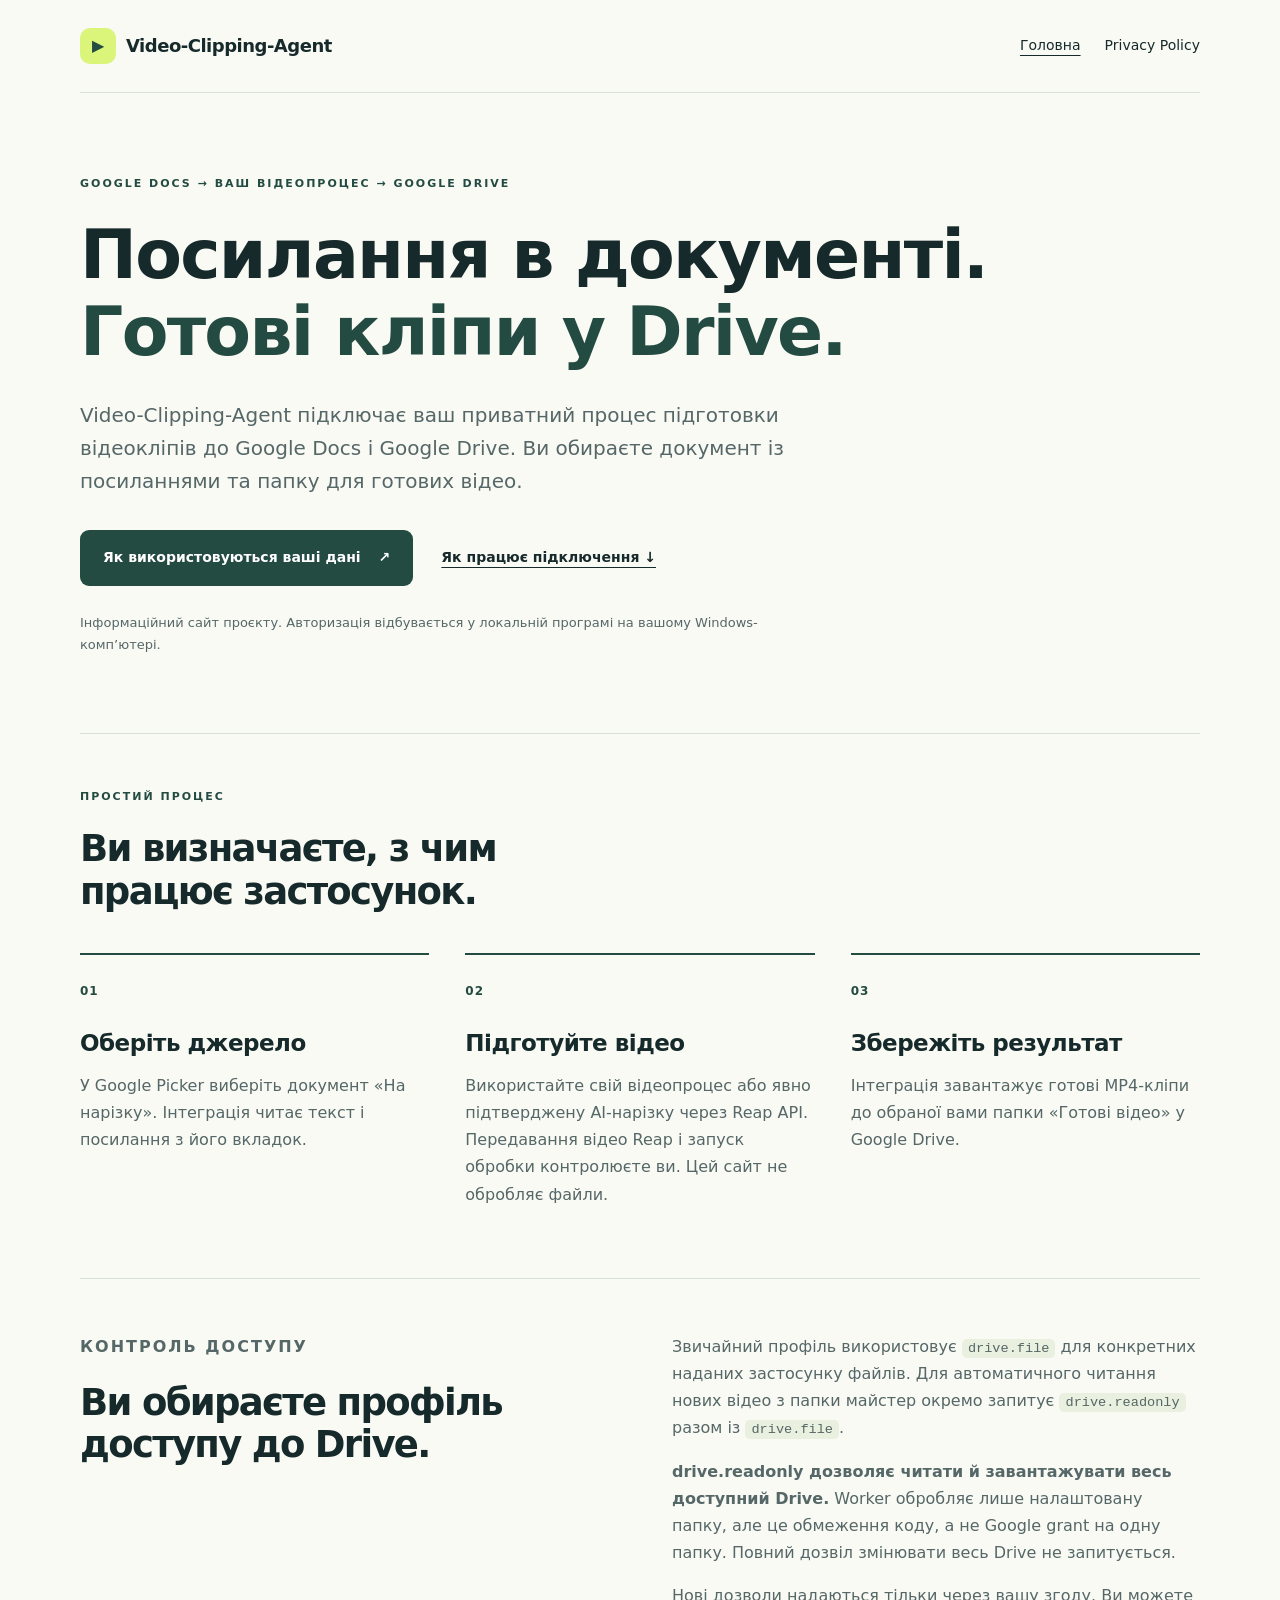
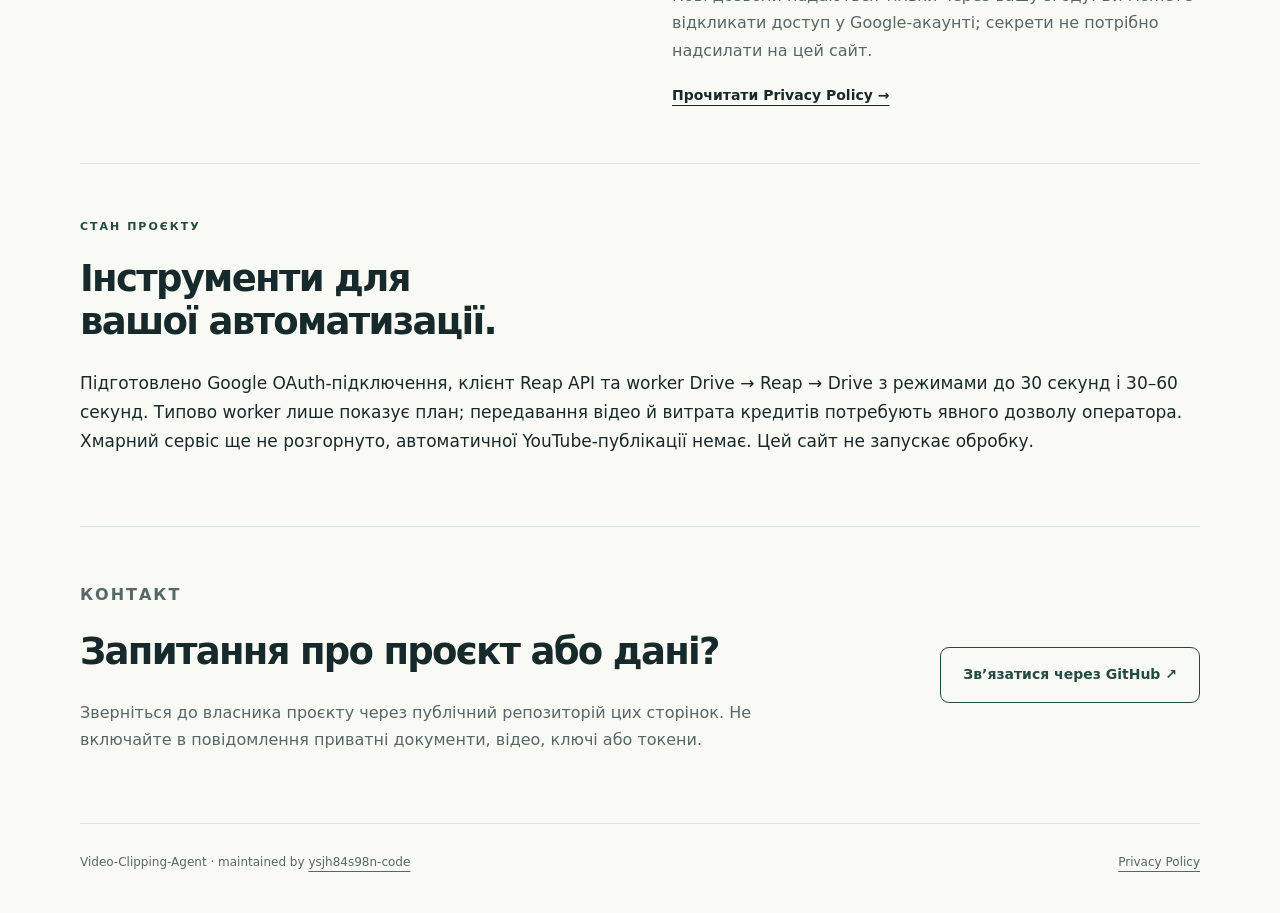
<file: index.html>
<!doctype html>
<html lang="uk">
<head>
  <meta charset="utf-8">
  <meta name="viewport" content="width=device-width, initial-scale=1">
  <meta name="description" content="Video-Clipping-Agent — приватний робочий процес для читання посилань із Google Docs і збереження готових відеокліпів у Google Drive.">
  <meta name="referrer" content="strict-origin-when-cross-origin">
  <title>Video-Clipping-Agent — Google Docs і Drive для ваших кліпів</title>
  <link rel="canonical" href="https://ysjh84s98n-code.github.io/video-clipping-agent-site/">
  <link rel="stylesheet" href="styles.css">
</head>
<body>
  <a class="skip" href="#main">Перейти до вмісту</a>
  <header class="shell header">
    <a class="brand" href="./" aria-label="Video-Clipping-Agent — головна"><span class="mark" aria-hidden="true">▶</span> Video-Clipping-Agent</a>
    <nav aria-label="Навігація"><a href="./" aria-current="page">Головна</a><a href="privacy.html" lang="en">Privacy Policy</a></nav>
  </header>
  <main id="main" class="shell">
    <section class="hero">
      <p class="eyebrow">GOOGLE DOCS → ВАШ ВІДЕОПРОЦЕС → GOOGLE DRIVE</p>
      <h1>Посилання в документі.<br><span>Готові кліпи у Drive.</span></h1>
      <p class="lead">Video-Clipping-Agent підключає ваш приватний процес підготовки відеокліпів до Google Docs і Google Drive. Ви обираєте документ із посиланнями та папку для готових відео.</p>
      <div class="actions"><a class="button" href="privacy.html">Як використовуються ваші дані <span aria-hidden="true">↗</span></a><a class="text-link" href="#how">Як працює підключення ↓</a></div>
      <p class="caption">Інформаційний сайт проєкту. Авторизація відбувається у локальній програмі на вашому Windows-комп’ютері.</p>
    </section>
    <section id="how" class="section" aria-labelledby="how-title">
      <div class="section-heading"><p class="eyebrow">ПРОСТИЙ ПРОЦЕС</p><h2 id="how-title">Ви визначаєте, з чим працює застосунок.</h2></div>
      <ol class="steps">
        <li><span class="number" aria-hidden="true">01</span><h3>Оберіть джерело</h3><p>У Google Picker виберіть документ «На нарізку». Інтеграція читає текст і посилання з його вкладок.</p></li>
        <li><span class="number" aria-hidden="true">02</span><h3>Підготуйте відео</h3><p>Використайте свій відеопроцес або явно підтверджену AI-нарізку через Reap API. Передавання відео Reap і запуск обробки контролюєте ви. Цей сайт не обробляє файли.</p></li>
        <li><span class="number" aria-hidden="true">03</span><h3>Збережіть результат</h3><p>Інтеграція завантажує готові MP4-кліпи до обраної вами папки «Готові відео» у Google Drive.</p></li>
      </ol>
    </section>
    <section class="permission section" aria-labelledby="permission-title">
      <div><p class="eyebrow">КОНТРОЛЬ ДОСТУПУ</p><h2 id="permission-title">Ви обираєте профіль<br>доступу до Drive.</h2></div>
      <div><p>Звичайний профіль використовує <code>drive.file</code> для конкретних наданих застосунку файлів. Для автоматичного читання нових відео з папки майстер окремо запитує <code>drive.readonly</code> разом із <code>drive.file</code>.</p><p><strong>drive.readonly дозволяє читати й завантажувати весь доступний Drive.</strong> Worker обробляє лише налаштовану папку, але це обмеження коду, а не Google grant на одну папку. Повний дозвіл змінювати весь Drive не запитується.</p><p>Нові дозволи надаються тільки через вашу згоду. Ви можете відкликати доступ у Google-акаунті; секрети не потрібно надсилати на цей сайт.</p><a class="text-link" href="privacy.html">Прочитати Privacy Policy →</a></div>
    </section>
    <section class="section" aria-labelledby="automation-title"><p class="eyebrow">СТАН ПРОЄКТУ</p><h2 id="automation-title">Інструменти для вашої автоматизації.</h2><p>Підготовлено Google OAuth-підключення, клієнт Reap API та worker Drive → Reap → Drive з режимами до 30 секунд і 30–60 секунд. Типово worker лише показує план; передавання відео й витрата кредитів потребують явного дозволу оператора. Хмарний сервіс ще не розгорнуто, автоматичної YouTube-публікації немає. Цей сайт не запускає обробку.</p></section>
    <section class="contact section" aria-labelledby="contact-title"><div><p class="eyebrow">КОНТАКТ</p><h2 id="contact-title">Запитання про проєкт або дані?</h2><p>Зверніться до власника проєкту через публічний репозиторій цих сторінок. Не включайте в повідомлення приватні документи, відео, ключі або токени.</p></div><a class="button secondary" href="https://github.com/ysjh84s98n-code/video-clipping-agent-site/issues">Зв’язатися через GitHub ↗</a></section>
  </main>
  <footer class="shell footer"><span>Video-Clipping-Agent · maintained by <a href="https://github.com/ysjh84s98n-code">ysjh84s98n-code</a></span><a href="privacy.html" lang="en">Privacy Policy</a></footer>
</body>
</html>
</file>
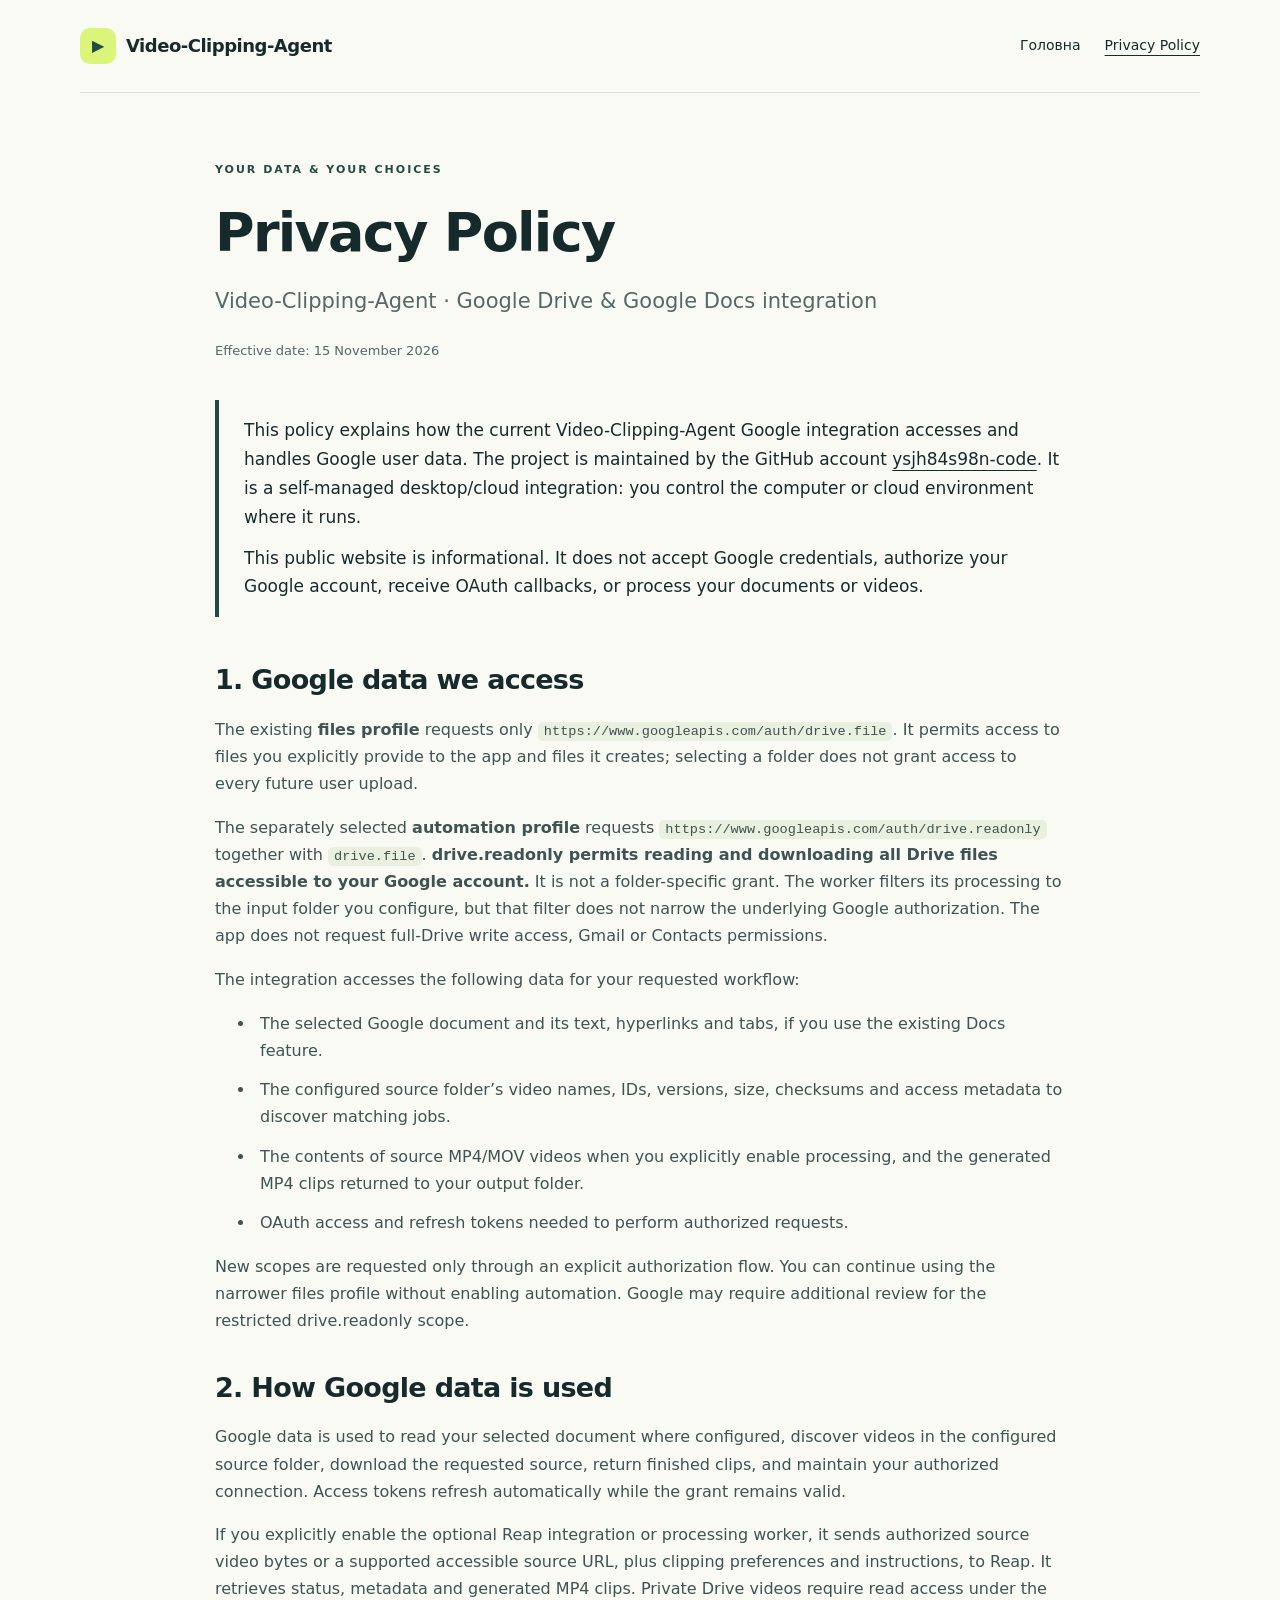
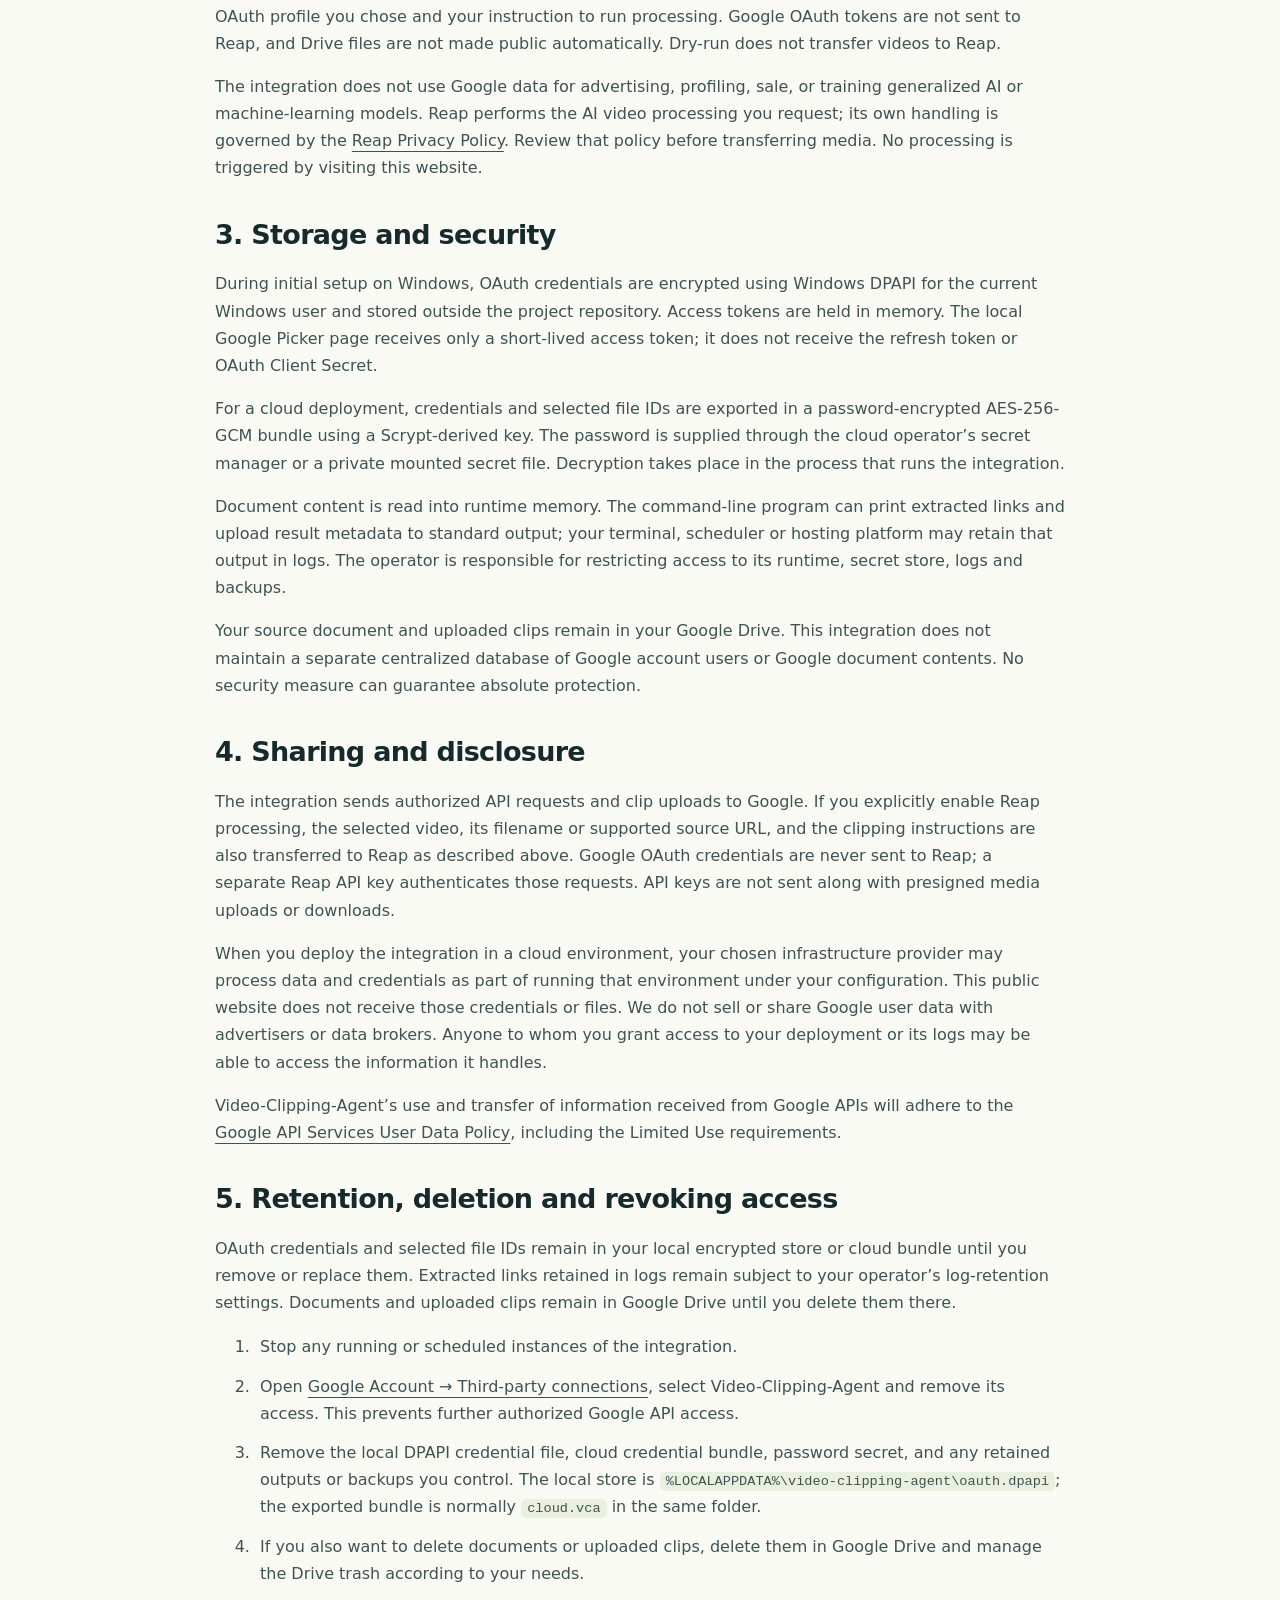
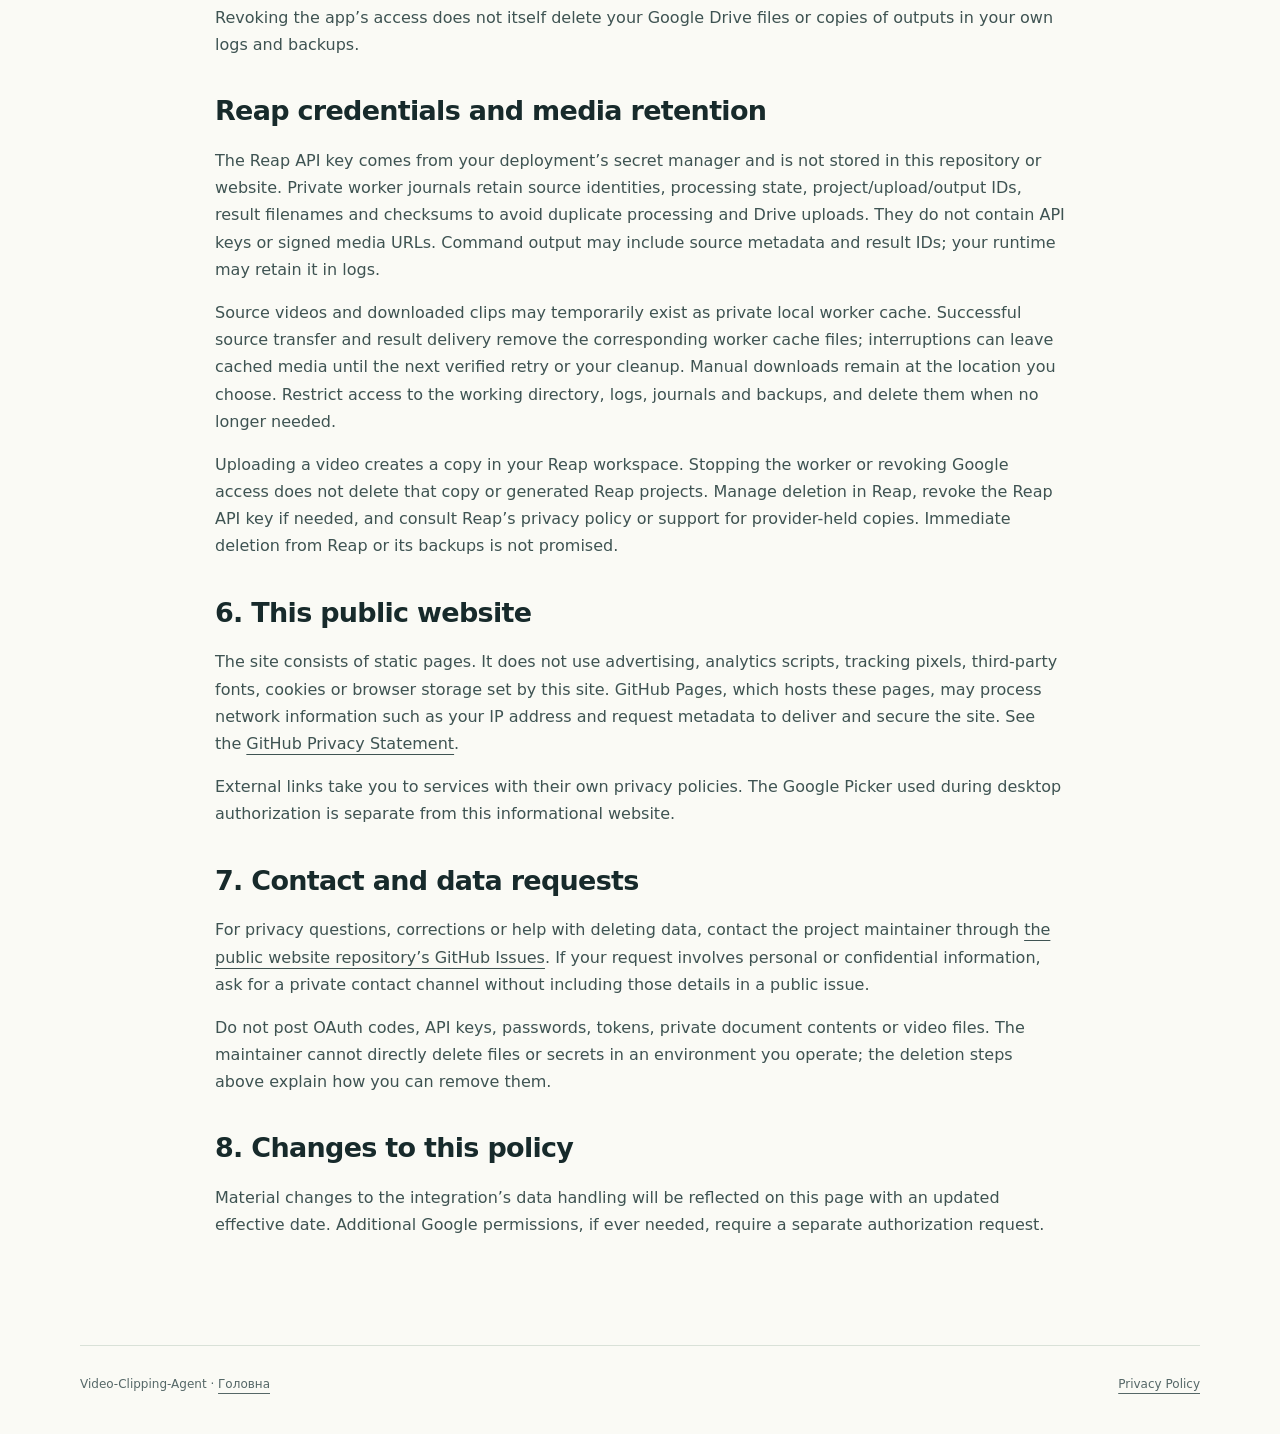
<file: privacy.html>
<!doctype html>
<html lang="en">
<head>
  <meta charset="utf-8">
  <meta name="viewport" content="width=device-width, initial-scale=1">
  <meta name="description" content="Privacy Policy for the Video-Clipping-Agent Google Drive and Google Docs integration: access, use, storage, sharing, retention, and deletion of Google user data.">
  <meta name="referrer" content="strict-origin-when-cross-origin">
  <title>Privacy Policy — Video-Clipping-Agent</title>
  <link rel="canonical" href="https://ysjh84s98n-code.github.io/video-clipping-agent-site/privacy.html">
  <link rel="stylesheet" href="styles.css">
</head>
<body>
  <a class="skip" href="#main">Skip to content</a>
  <header class="shell header"><a class="brand" href="./"><span class="mark" aria-hidden="true">▶</span> Video-Clipping-Agent</a><nav aria-label="Navigation"><a href="./" lang="uk">Головна</a><a href="privacy.html" aria-current="page">Privacy Policy</a></nav></header>
  <main id="main" class="shell policy">
    <p class="eyebrow">YOUR DATA &amp; YOUR CHOICES</p>
    <h1>Privacy Policy</h1>
    <p class="lead">Video-Clipping-Agent · Google Drive &amp; Google Docs integration</p>
    <p class="caption">Effective date: <time datetime="2026-11-15">15 November 2026</time></p>
    <div class="policy-intro"><p>This policy explains how the current Video-Clipping-Agent Google integration accesses and handles Google user data. The project is maintained by the GitHub account <a href="https://github.com/ysjh84s98n-code">ysjh84s98n-code</a>. It is a self-managed desktop/cloud integration: you control the computer or cloud environment where it runs.</p><p>This public website is informational. It does not accept Google credentials, authorize your Google account, receive OAuth callbacks, or process your documents or videos.</p></div>
    <section aria-labelledby="access"><h2 id="access">1. Google data we access</h2><p>The existing <strong>files profile</strong> requests only <code>https://www.googleapis.com/auth/drive.file</code>. It permits access to files you explicitly provide to the app and files it creates; selecting a folder does not grant access to every future user upload.</p><p>The separately selected <strong>automation profile</strong> requests <code>https://www.googleapis.com/auth/drive.readonly</code> together with <code>drive.file</code>. <strong>drive.readonly permits reading and downloading all Drive files accessible to your Google account.</strong> It is not a folder-specific grant. The worker filters its processing to the input folder you configure, but that filter does not narrow the underlying Google authorization. The app does not request full-Drive write access, Gmail or Contacts permissions.</p><p>The integration accesses the following data for your requested workflow:</p><ul><li>The selected Google document and its text, hyperlinks and tabs, if you use the existing Docs feature.</li><li>The configured source folder’s video names, IDs, versions, size, checksums and access metadata to discover matching jobs.</li><li>The contents of source MP4/MOV videos when you explicitly enable processing, and the generated MP4 clips returned to your output folder.</li><li>OAuth access and refresh tokens needed to perform authorized requests.</li></ul><p>New scopes are requested only through an explicit authorization flow. You can continue using the narrower files profile without enabling automation. Google may require additional review for the restricted drive.readonly scope.</p></section>
    <section aria-labelledby="use"><h2 id="use">2. How Google data is used</h2><p>Google data is used to read your selected document where configured, discover videos in the configured source folder, download the requested source, return finished clips, and maintain your authorized connection. Access tokens refresh automatically while the grant remains valid.</p><p>If you explicitly enable the optional Reap integration or processing worker, it sends authorized source video bytes or a supported accessible source URL, plus clipping preferences and instructions, to Reap. It retrieves status, metadata and generated MP4 clips. Private Drive videos require read access under the OAuth profile you chose and your instruction to run processing. Google OAuth tokens are not sent to Reap, and Drive files are not made public automatically. Dry-run does not transfer videos to Reap.</p><p>The integration does not use Google data for advertising, profiling, sale, or training generalized AI or machine-learning models. Reap performs the AI video processing you request; its own handling is governed by the <a href="https://reap.video/privacy-policy">Reap Privacy Policy</a>. Review that policy before transferring media. No processing is triggered by visiting this website.</p></section>
    <section aria-labelledby="storage"><h2 id="storage">3. Storage and security</h2><p>During initial setup on Windows, OAuth credentials are encrypted using Windows DPAPI for the current Windows user and stored outside the project repository. Access tokens are held in memory. The local Google Picker page receives only a short-lived access token; it does not receive the refresh token or OAuth Client Secret.</p><p>For a cloud deployment, credentials and selected file IDs are exported in a password-encrypted AES-256-GCM bundle using a Scrypt-derived key. The password is supplied through the cloud operator’s secret manager or a private mounted secret file. Decryption takes place in the process that runs the integration.</p><p>Document content is read into runtime memory. The command-line program can print extracted links and upload result metadata to standard output; your terminal, scheduler or hosting platform may retain that output in logs. The operator is responsible for restricting access to its runtime, secret store, logs and backups.</p><p>Your source document and uploaded clips remain in your Google Drive. This integration does not maintain a separate centralized database of Google account users or Google document contents. No security measure can guarantee absolute protection.</p></section>
    <section aria-labelledby="sharing"><h2 id="sharing">4. Sharing and disclosure</h2><p>The integration sends authorized API requests and clip uploads to Google. If you explicitly enable Reap processing, the selected video, its filename or supported source URL, and the clipping instructions are also transferred to Reap as described above. Google OAuth credentials are never sent to Reap; a separate Reap API key authenticates those requests. API keys are not sent along with presigned media uploads or downloads.</p><p>When you deploy the integration in a cloud environment, your chosen infrastructure provider may process data and credentials as part of running that environment under your configuration. This public website does not receive those credentials or files. We do not sell or share Google user data with advertisers or data brokers. Anyone to whom you grant access to your deployment or its logs may be able to access the information it handles.</p><p>Video-Clipping-Agent’s use and transfer of information received from Google APIs will adhere to the <a href="https://developers.google.com/terms/api-services-user-data-policy">Google API Services User Data Policy</a>, including the Limited Use requirements.</p></section>
    <section aria-labelledby="retention"><h2 id="retention">5. Retention, deletion and revoking access</h2><p>OAuth credentials and selected file IDs remain in your local encrypted store or cloud bundle until you remove or replace them. Extracted links retained in logs remain subject to your operator’s log-retention settings. Documents and uploaded clips remain in Google Drive until you delete them there.</p><ol><li>Stop any running or scheduled instances of the integration.</li><li>Open <a href="https://myaccount.google.com/connections">Google Account → Third-party connections</a>, select Video-Clipping-Agent and remove its access. This prevents further authorized Google API access.</li><li>Remove the local DPAPI credential file, cloud credential bundle, password secret, and any retained outputs or backups you control. The local store is <code>%LOCALAPPDATA%\video-clipping-agent\oauth.dpapi</code>; the exported bundle is normally <code>cloud.vca</code> in the same folder.</li><li>If you also want to delete documents or uploaded clips, delete them in Google Drive and manage the Drive trash according to your needs.</li></ol><p>Revoking the app’s access does not itself delete your Google Drive files or copies of outputs in your own logs and backups.</p></section>
    <section aria-labelledby="reap-retention"><h2 id="reap-retention">Reap credentials and media retention</h2><p>The Reap API key comes from your deployment’s secret manager and is not stored in this repository or website. Private worker journals retain source identities, processing state, project/upload/output IDs, result filenames and checksums to avoid duplicate processing and Drive uploads. They do not contain API keys or signed media URLs. Command output may include source metadata and result IDs; your runtime may retain it in logs.</p><p>Source videos and downloaded clips may temporarily exist as private local worker cache. Successful source transfer and result delivery remove the corresponding worker cache files; interruptions can leave cached media until the next verified retry or your cleanup. Manual downloads remain at the location you choose. Restrict access to the working directory, logs, journals and backups, and delete them when no longer needed.</p><p>Uploading a video creates a copy in your Reap workspace. Stopping the worker or revoking Google access does not delete that copy or generated Reap projects. Manage deletion in Reap, revoke the Reap API key if needed, and consult Reap’s privacy policy or support for provider-held copies. Immediate deletion from Reap or its backups is not promised.</p></section>
    <section aria-labelledby="website"><h2 id="website">6. This public website</h2><p>The site consists of static pages. It does not use advertising, analytics scripts, tracking pixels, third-party fonts, cookies or browser storage set by this site. GitHub Pages, which hosts these pages, may process network information such as your IP address and request metadata to deliver and secure the site. See the <a href="https://docs.github.com/en/site-policy/privacy-policies/github-general-privacy-statement">GitHub Privacy Statement</a>.</p><p>External links take you to services with their own privacy policies. The Google Picker used during desktop authorization is separate from this informational website.</p></section>
    <section aria-labelledby="contact"><h2 id="contact">7. Contact and data requests</h2><p>For privacy questions, corrections or help with deleting data, contact the project maintainer through <a href="https://github.com/ysjh84s98n-code/video-clipping-agent-site/issues">the public website repository’s GitHub Issues</a>. If your request involves personal or confidential information, ask for a private contact channel without including those details in a public issue.</p><p>Do not post OAuth codes, API keys, passwords, tokens, private document contents or video files. The maintainer cannot directly delete files or secrets in an environment you operate; the deletion steps above explain how you can remove them.</p></section>
    <section aria-labelledby="changes"><h2 id="changes">8. Changes to this policy</h2><p>Material changes to the integration’s data handling will be reflected on this page with an updated effective date. Additional Google permissions, if ever needed, require a separate authorization request.</p></section>
  </main>
  <footer class="shell footer"><span>Video-Clipping-Agent · <a href="./" lang="uk">Головна</a></span><a href="privacy.html" aria-current="page">Privacy Policy</a></footer>
</body>
</html>
</file>
<file: styles.css>
:root{color-scheme:light;--ink:#172a2b;--muted:#556767;--paper:#fafaf5;--line:#d9e1d8;--accent:#daf57a;--forest:#244b42;--radius:16px;font-family:Inter,ui-sans-serif,system-ui,-apple-system,"Segoe UI",sans-serif;font-synthesis:none}
*{box-sizing:border-box}html{scroll-behavior:smooth;scroll-padding-top:30px}body{margin:0;background:var(--paper);color:var(--ink);font-size:17px;line-height:1.7}a{color:inherit;text-underline-offset:5px}a:hover{text-decoration-thickness:2px}a:focus-visible{outline:3px solid #598400;outline-offset:5px;border-radius:4px}.shell{width:min(1120px,calc(100% - 64px));margin-inline:auto}.header{display:flex;align-items:center;justify-content:space-between;gap:28px;padding-block:28px;border-bottom:1px solid var(--line)}.brand{display:flex;align-items:center;gap:10px;font-size:18px;font-weight:740;text-decoration:none;letter-spacing:-.5px}.mark{display:grid;place-items:center;width:36px;height:36px;color:var(--forest);background:var(--accent);border-radius:10px;font-size:16px}.header nav{display:flex;gap:24px;font-size:14px}.header nav a{text-decoration:none}.header nav [aria-current=page]{text-decoration:underline}.hero{padding-block:82px 64px;max-width:930px}.eyebrow{font-size:11px;letter-spacing:2px;font-weight:750;margin:0 0 22px;color:var(--forest)}h1,h2,h3{line-height:1.14;letter-spacing:-1.7px;text-wrap:balance}h1{font-size:clamp(38px,5.5vw,68px);font-weight:700;margin:0 0 28px}h1 span{color:var(--forest)}.lead{font-size:20px;line-height:1.65;max-width:760px;color:var(--muted)}.actions{display:flex;align-items:center;flex-wrap:wrap;gap:28px;margin-top:32px}.button{display:inline-flex;align-items:center;justify-content:center;gap:18px;padding:15px 22px;border:1px solid transparent;border-radius:9px;text-decoration:none;background:var(--forest);color:white;font-size:14px;font-weight:650}.button:hover{background:#173e34}.text-link{font-size:14px;font-weight:650}.caption{font-size:13px;color:var(--muted);max-width:700px;margin-top:26px}.section{padding-block:54px;border-top:1px solid var(--line)}h2{font-size:clamp(27px,3vw,37px);font-weight:650;max-width:700px;margin:0 0 26px}.section-heading{margin-bottom:40px}.steps{list-style:none;padding:0;display:grid;grid-template-columns:repeat(3,1fr);gap:36px;margin:0}.steps li{border-top:2px solid var(--forest);padding-top:20px}.number{font-size:12px;font-weight:700;letter-spacing:1px;color:var(--forest)}h3{font-size:23px;letter-spacing:-.5px;margin:26px 0 12px}.steps p,.permission p,.contact p{color:var(--muted);font-size:16px}.permission{display:grid;grid-template-columns:1fr 1fr;gap:64px}.permission p:first-child{margin-top:0}code{font-family:ui-monospace,"Cascadia Code",Consolas,monospace;background:#eaf0df;border-radius:5px;padding:2px 6px;font-size:.85em;overflow-wrap:anywhere}.contact{display:flex;align-items:center;justify-content:space-between;gap:50px}.contact div{max-width:690px}.secondary{background:transparent;border-color:var(--forest);color:var(--forest);white-space:nowrap}.secondary:hover{background:#eaf0df}.footer{border-top:1px solid var(--line);padding-block:28px 40px;display:flex;align-items:center;justify-content:space-between;gap:22px;font-size:12px;color:var(--muted)}.policy{max-width:850px;padding-block:68px}.policy h1{font-size:54px;margin-bottom:18px}.policy .lead{font-size:21px}.policy .caption{margin-top:12px}.policy-intro{border-left:4px solid var(--forest);padding:4px 0 4px 25px;margin:38px 0 48px}.policy-intro p{margin-block:12px}.policy section{margin-block:38px}.policy section h2{font-size:27px;letter-spacing:-.7px;margin:0 0 20px}.policy section p,.policy li{font-size:16px;color:#3e5352}.policy li{padding-left:5px;margin-bottom:12px}.policy section a{overflow-wrap:anywhere}.skip{position:absolute;left:10px;top:-100px;padding:10px;background:var(--accent);z-index:1}.skip:focus{top:10px}
@media(max-width:760px){.shell{width:calc(100% - 36px)}.header{align-items:flex-start;flex-direction:column;gap:18px;padding-block:22px}.brand{font-size:16px}.header nav{gap:24px}.hero{padding-block:50px 42px}.hero h1{letter-spacing:-1.3px}.lead{font-size:18px}.actions{align-items:flex-start;flex-direction:column;gap:20px}.steps{grid-template-columns:1fr;gap:30px}.steps h3{margin-top:15px}.permission{grid-template-columns:1fr;gap:12px}.contact{align-items:flex-start;flex-direction:column;gap:16px}.section{padding-block:35px}.section-heading{margin-bottom:28px}.footer{align-items:flex-start;flex-direction:column;gap:12px}.policy{padding-block:45px}.policy h1{font-size:42px}.policy-intro{padding-left:18px}.policy ul,.policy ol{padding-left:24px}}
@media(prefers-reduced-motion:reduce){html{scroll-behavior:auto}}
</file>
